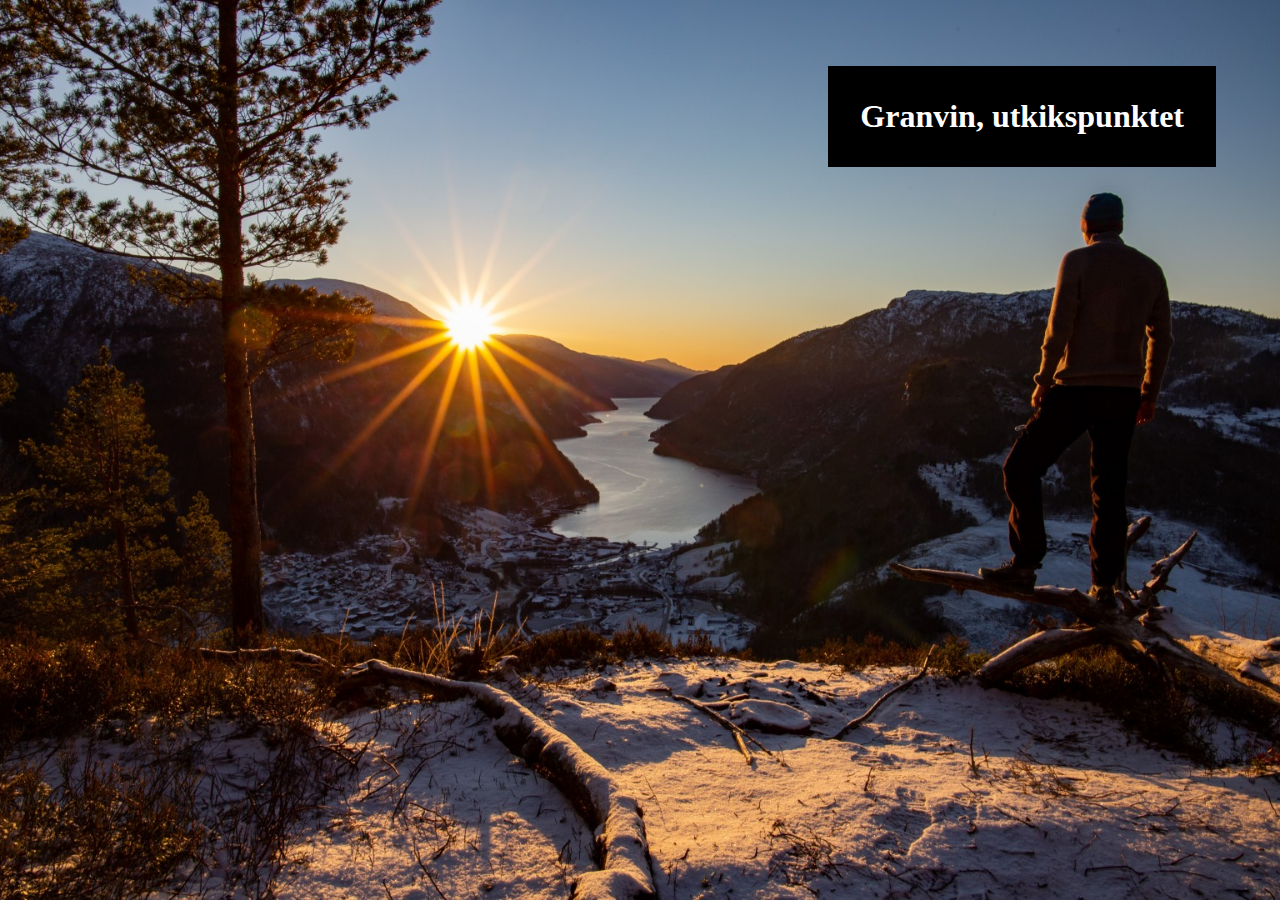
<file: index.html>
<!DOCTYPE html>
<html lang="en">
<head>
    <meta charset="UTF-8">
    <meta name="viewport" content="width=device-width, initial-scale=1.0">
    <title>Bildegalleri</title>
    <link rel="stylesheet" href="style.css">
    <script src="kode.js" defer></script>
</head>
<body>
    <!-- <img id="bilde" src="" alt=""> -->
    <h1 id="bildetekst"></h1>
</body>
</html>
</file>
<file: style.css>
html, body {
    height: 100%;
    margin: 0;
    padding: 0;
}

body {
    background-size: cover;
    background-repeat: no-repeat;
    background-attachment: fixed;
    background-position: center; 
}

h1 {
    /* Posisjonering av tekst */
    position: absolute;
    right: 5%;
    top: 5%;

    /* Stil */
    background-color: black;
    color: white;
    padding: 2rem;
}
</file>
